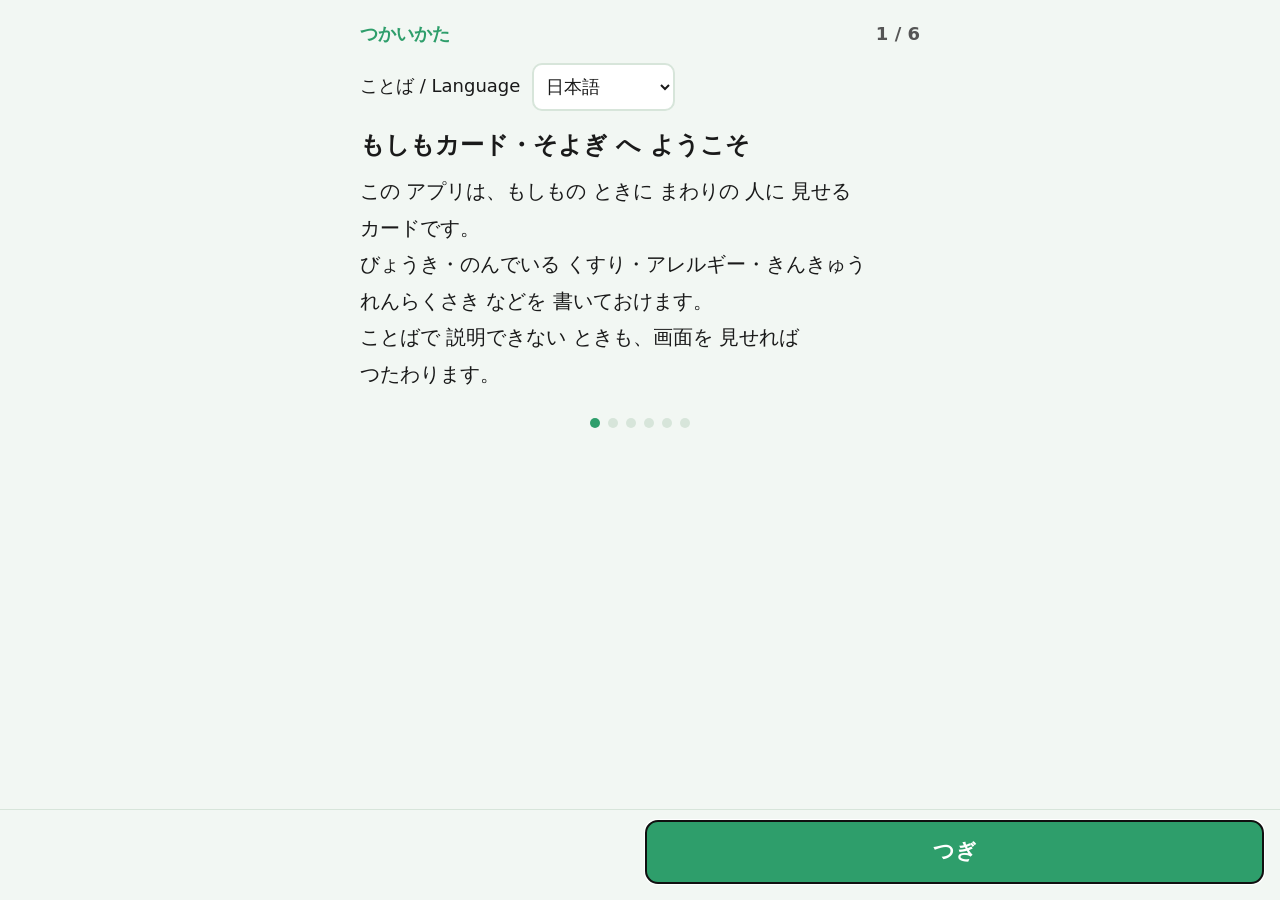
<file: index.html>
<!DOCTYPE html>
<html lang="ja">
<head>
<meta charset="UTF-8">
<meta name="viewport" content="width=device-width, initial-scale=1, viewport-fit=cover">
<meta name="description" content="もしもの時に見せる、緊急時の意思表示カード。びょうき・くすり・アレルギー・おねがいしたい配慮を端末の中だけに保存。無料・広告なし・オフラインOK。">
<meta name="theme-color" content="#2e9e6b">
<title>もしもカード・そよぎ</title>
<meta property="og:title" content="もしもカード・そよぎ">
<meta property="og:description" content="もしもの時は、これを見せてください。緊急時の意思表示カード。無料・広告なし・登録不要・オフラインOK。">
<meta property="og:type" content="website">
<meta property="og:url" content="https://moshimo-card-web.vercel.app/">
<meta property="og:image" content="https://moshimo-card-web.vercel.app/icons/fc-card-3x2.png">
<meta name="twitter:card" content="summary_large_image">
<!-- Farcaster Mini App 埋め込み（タイムラインで画像＋ボタン→タップで起動）🔴web側専用・Play側に入れない -->
<meta name="fc:miniapp" content='{"version":"1","imageUrl":"https://moshimo-card-web.vercel.app/icons/fc-card-3x2.png","button":{"title":"🆘 ひらく / Open","action":{"type":"launch_miniapp","name":"もしもカード・そよぎ","url":"https://moshimo-card-web.vercel.app/","splashImageUrl":"https://moshimo-card-web.vercel.app/icons/icon-512.png","splashBackgroundColor":"#2e9e6b"}}}' />
<!-- 旧クライアント/バリデータ互換の fc:frame 併記（中身同一） -->
<meta name="fc:frame" content='{"version":"1","imageUrl":"https://moshimo-card-web.vercel.app/icons/fc-card-3x2.png","button":{"title":"🆘 ひらく / Open","action":{"type":"launch_frame","name":"もしもカード・そよぎ","url":"https://moshimo-card-web.vercel.app/","splashImageUrl":"https://moshimo-card-web.vercel.app/icons/icon-512.png","splashBackgroundColor":"#2e9e6b"}}}' />
<link rel="manifest" href="manifest.json">
<link rel="icon" href="icons/icon-192.png">
<link rel="apple-touch-icon" href="icons/icon-192.png">
<link rel="stylesheet" href="style.css">
</head>
<body class="fs0">
<header id="hd">
  <div id="hd-title">もしもカード・そよぎ</div>
  <div id="lang-wrap">
    <span class="lang-globe" aria-hidden="true">🌐</span>
    <select id="set-lang" aria-label="Language 言語">
      <option value="ja">日本語</option>
      <option value="en">English</option>
      <option value="de">Deutsch</option>
      <option value="fr">Français</option>
      <option value="es">Español</option>
      <option value="it">Italiano</option>
      <option value="pt">Português</option>
      <option value="nl">Nederlands</option>
      <option value="sv">Svenska</option>
      <option value="ko">한국어</option>
      <option value="zh">简体中文</option>
      <option value="ar">العربية</option>
    </select>
  </div>
</header>

<main id="main">

  <!-- カード(ホーム) -->
  <section id="scr-home" class="screen">
    <p id="home-hint" class="tagline">もしもの時は、これを見せてください。</p>
    <button id="btn-show" class="show-btn">🆘 これを みせる</button>
    <div id="home-preview" class="preview"></div>
    <!-- バックアップの取り忘れをやさしく知らせる一行(閉じられる・端末の中の記録だけ・app.js bkRemindDue) -->
    <div id="bk-remind" class="bk-remind hidden">
      <p id="bk-remind-txt" class="bk-remind-txt"></p>
      <button id="bk-remind-close" class="bk-remind-close" type="button">×</button>
    </div>
  </section>

  <!-- かきこみ(10項目・SPEC_V1) -->
  <section id="scr-edit" class="screen hidden">
    <p id="edit-hint" class="edit-hint">ぜんぶ 書かなくても だいじょうぶです。ひつような ところだけ 書いてください。</p>
    <label id="lbl-name" for="fld-name">なまえ</label>
    <textarea id="fld-name" rows="1"></textarea>

    <label id="lbl-blood" for="fld-blood">血液型</label>
    <textarea id="fld-blood" rows="1"></textarea>

    <label id="lbl-cond" for="fld-cond">びょうき・しょうがい</label>
    <textarea id="fld-cond" rows="2"></textarea>

    <label id="lbl-meds" for="fld-meds">のんでいる くすり</label>
    <textarea id="fld-meds" rows="2"></textarea>

    <label id="lbl-allergy" for="fld-allergy">アレルギー</label>
    <textarea id="fld-allergy" rows="2"></textarea>

    <label id="lbl-doctor" for="fld-doctor">かかりつけ(びょういん・くすりや)</label>
    <textarea id="fld-doctor" rows="2"></textarea>

    <label id="lbl-trouble" for="fld-trouble">にがてなこと・こまること</label>
    <textarea id="fld-trouble" rows="2"></textarea>

    <label id="lbl-request" for="fld-request">おねがいしたい こと</label>
    <textarea id="fld-request" rows="2"></textarea>

    <label id="lbl-contact" for="fld-contact">きんきゅう れんらくさき</label>
    <textarea id="fld-contact" rows="2"></textarea>
    <p id="hint-contact" class="field-hint"></p>

    <label id="lbl-free" for="fld-free">じゆうに かくところ</label>
    <textarea id="fld-free" rows="3"></textarea>

    <button id="btn-save" class="save-btn">ほぞんする</button>
  </section>

  <!-- せってい -->
  <section id="scr-set" class="screen hidden">
    <h2 id="set-h-normal" class="sec-h">ふだんの せってい</h2>
    <div class="set-row"><span id="lbl-fs">もじの大きさ</span><button id="btn-fs" class="set-btn"></button></div>
    <div class="set-row"><span id="lbl-theme">いろ</span><button id="btn-theme" class="set-btn"></button></div>
    <div class="set-row"><span id="lbl-bgm">BGM</span><button id="btn-bgm" class="set-btn"></button></div>
    <div class="set-row"><span id="lbl-sound">タップ音</span><button id="btn-sound" class="set-btn"></button></div>
    <!-- はじめての つかいかた を もう一度(app.js openGuide・2026-09-30) -->
    <div id="set-guide-row" class="set-row"><span id="lbl-guide">つかいかた</span><button id="btn-guide" class="set-btn">もういちど 見る</button></div>

    <h2 id="set-h-show" class="sec-h">みせるときの せってい</h2>
    <div class="set-row"><span id="lbl-fx">めだちかた</span><button id="btn-fx" class="set-btn"></button></div>
    <div class="set-row"><span id="lbl-order">ならびじゅん</span><button id="btn-order" class="set-btn"></button></div>
    <div class="set-row"><span id="lbl-alert">おと</span><button id="btn-alert" class="set-btn"></button></div>
    <div class="set-row"><span id="lbl-vol">おとの おおきさ</span><button id="btn-vol" class="set-btn"></button></div>
    <p id="boom-hint" class="hint hidden">爆音は 災害の ときに とおくの 人に 気づいてもらう ための おとです。みみの ちかくで ならさないで ください。スマホ本体の 音量も 大きくしてください。</p>

    <h2 id="set-h-backup" class="sec-h">きしゅへんこう(バックアップ)</h2>
    <p id="bk-hint" class="hint">あたらしい スマホに うつるときは、「かきだす」で ファイルを ほぞんして、あたらしい スマホで「よみこむ」を おしてください。</p>
    <div class="bk-row">
      <button id="bk-export" class="set-btn">かきだす</button>
      <button id="bk-import" class="set-btn">よみこむ</button>
    </div>
    <input id="bk-file" type="file" accept="application/json,.json" class="hidden">
    <!-- 紙に印刷(A6 1枚)。Web版だけ(Play版は app.js が隠したまま・2026-11-11) -->
    <div id="print-row" class="bk-row print-row hidden">
      <button id="btn-print" class="set-btn" type="button">紙に いんさつ(A6)</button>
    </div>

    <p id="paper-note" class="hint">お住まいの ちいきの 紙のヘルプカード・ヘルプマークと あわせて つかえます。</p>
    <p class="credit"><a id="link-privacy" href="privacy.html">プライバシーポリシー</a></p>
    <p class="credit"><a id="about-credit" href="https://soudansoyogi.com/" target="_blank" rel="noopener">アプリ開発：介護と支援の相談どころ そよぎ</a></p>
    <p id="about-ver" class="credit"></p>
  </section>

</main>

<!-- みせる(全画面オーバーレイ) -->
<section id="scr-show" class="show-overlay hidden">
  <div id="show-rotate">
    <div id="show-ctrl">
      <button id="show-rot" class="ctrl-btn">⟳ よこむき</button>
      <button id="show-sound" class="ctrl-btn">🔔 おとを ならす</button>
    </div>
    <div id="show-head" class="show-head"></div>
    <div id="show-list"></div>
    <!-- 119 に電話(いつも出す・確認の一手間つき・声が出せない人向けの案内つき・2026-11-11) -->
    <div id="show-119" class="show-119">
      <button id="s119-btn" class="s119-btn" type="button">📞 119に 電話する</button>
      <div id="s119-ask" class="s119-ask hidden">
        <p id="s119-q" class="s119-q"></p>
        <div class="s119-row">
          <a id="s119-go" class="call-btn s119-go wait" aria-disabled="true" role="button"></a>
          <button id="s119-cancel" class="ctrl-btn s119-cancel" type="button"></button>
        </div>
      </div>
      <p id="s119-net" class="s119-net"></p>
    </div>
    <button id="show-close" class="close-btn">とじる</button>
  </div>
</section>

<nav id="tabbar">
  <button id="tab-card" class="tab active">カード</button>
  <button id="tab-edit" class="tab">かきこみ</button>
  <button id="tab-set" class="tab">せってい</button>
</nav>

<div id="toast" class="toast" role="status" aria-live="polite"></div>

<!-- 印刷用の紙(画面には出ない。app.js が中身を作って window.print) -->
<div id="print-sheet" aria-hidden="true"></div>

<script src="audio.js"></script>
<script src="tap.js"></script>
<script src="i18n.js"></script>
<script src="app.js"></script>
<!-- Farcaster Mini App SDK：読込完了を通知しスプラッシュを閉じる（Farcaster外/オフラインでは無害にスキップ）🔴web側専用 -->
<script type="module">
  /* Farcaster の中(iframe / アプリの WebView)で開いたときだけ SDK を読む。ふつうのブラウザ・PWA では外へつながない */
  if ((window.self !== window.top) || window.ReactNativeWebView) {
    try {
      const { sdk } = await import("https://esm.sh/@farcaster/miniapp-sdk");
      await sdk.actions.ready();
    } catch (e) { /* Farcaster外では何もしない */ }
  }
</script>
</body>
</html>
</file>
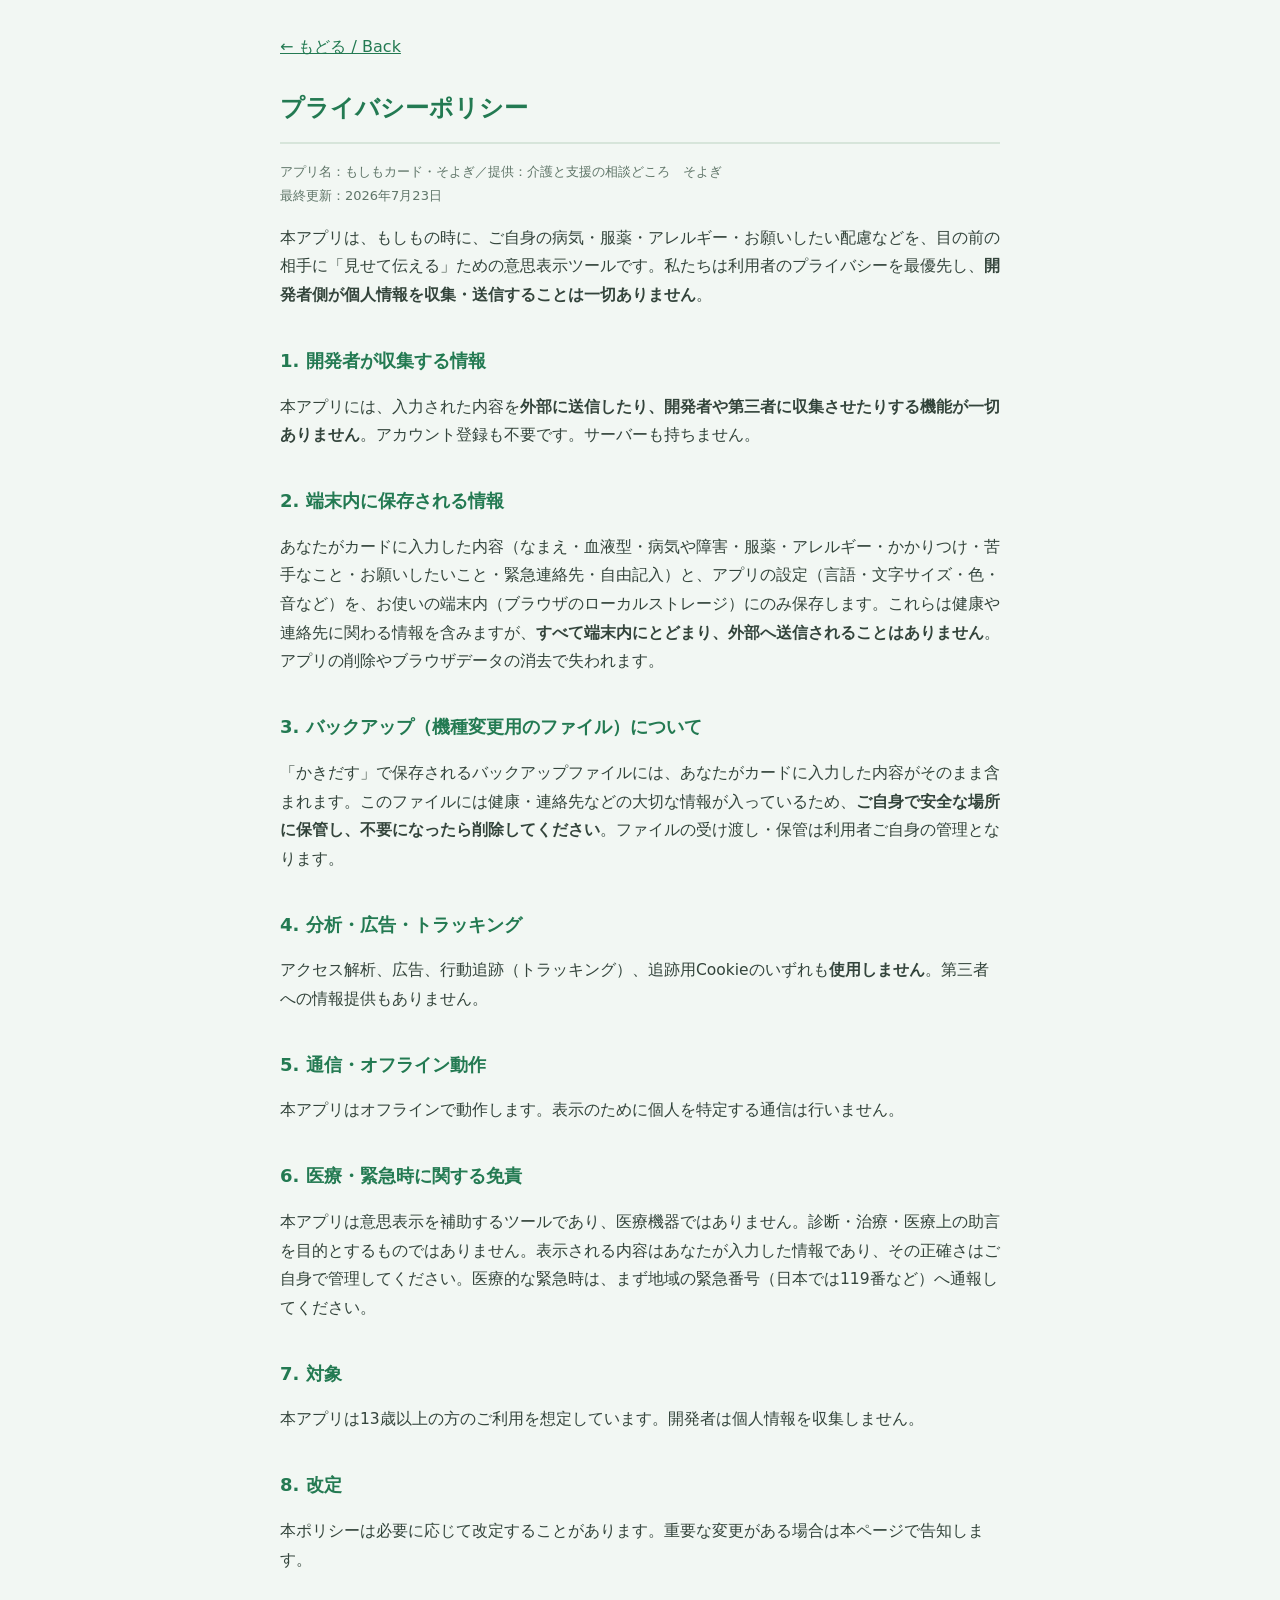
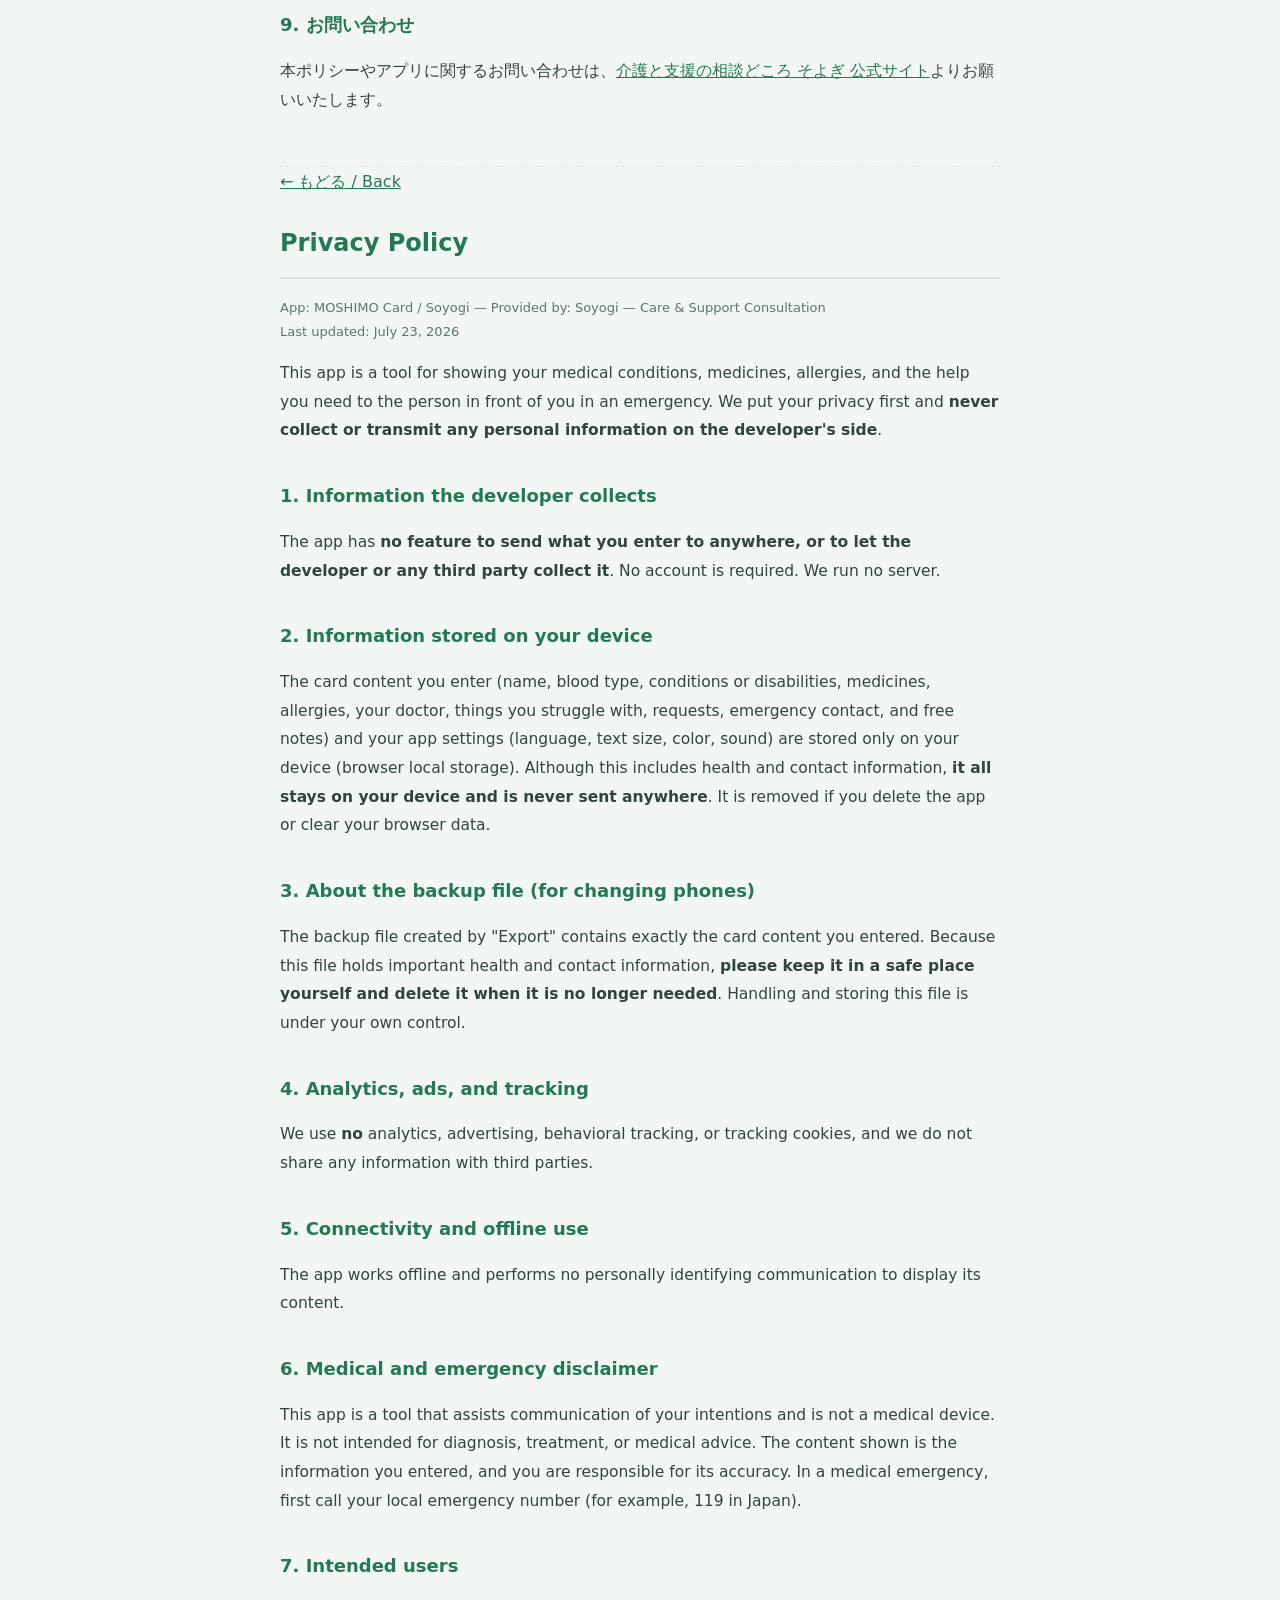
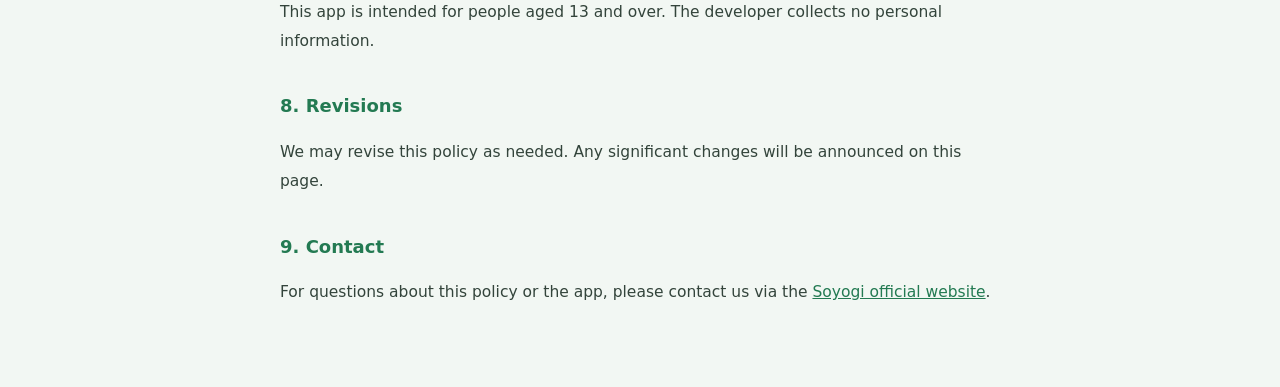
<file: privacy.html>
<!DOCTYPE html>
<html lang="ja">
<head>
<meta charset="UTF-8">
<meta name="viewport" content="width=device-width, initial-scale=1.0">
<meta name="theme-color" content="#2e9e6b">
<title>プライバシーポリシー｜もしもカード・そよぎ</title>
<style>
  :root{ --brand:#237a52; --ink:#33443b; --soft:#5f7568; --line:#d7e5da; --bg:#f2f7f3; }
  *{box-sizing:border-box;}
  body{ margin:0; background:var(--bg); color:var(--ink);
    font-family:"Hiragino Kaku Gothic ProN","Yu Gothic UI","Noto Sans JP","Segoe UI",system-ui,sans-serif;
    line-height:1.85; }
  main{ max-width:760px; margin:0 auto; padding:32px 20px 64px; }
  h1{ font-size:24px; color:var(--brand); border-bottom:2px solid var(--line); padding-bottom:12px; }
  h2{ font-size:18px; color:var(--brand); margin-top:34px; }
  p,li{ font-size:15.5px; }
  ul{ padding-left:22px; }
  .meta{ color:var(--soft); font-size:13px; }
  .back{ display:inline-block; margin-bottom:8px; color:var(--brand); }
  .lang-sep{ margin:52px 0 0; border:0; border-top:1px dashed var(--line); }
  a{ color:var(--brand); }
</style>
</head>
<body>
<main>
  <a class="back" href="./">← もどる / Back</a>
  <h1>プライバシーポリシー</h1>
  <p class="meta">アプリ名：もしもカード・そよぎ／提供：介護と支援の相談どころ　そよぎ<br>最終更新：2026年7月23日</p>

  <p>本アプリは、もしもの時に、ご自身の病気・服薬・アレルギー・お願いしたい配慮などを、目の前の相手に「見せて伝える」ための意思表示ツールです。私たちは利用者のプライバシーを最優先し、<strong>開発者側が個人情報を収集・送信することは一切ありません</strong>。</p>

  <h2>1. 開発者が収集する情報</h2>
  <p>本アプリには、入力された内容を<strong>外部に送信したり、開発者や第三者に収集させたりする機能が一切ありません</strong>。アカウント登録も不要です。サーバーも持ちません。</p>

  <h2>2. 端末内に保存される情報</h2>
  <p>あなたがカードに入力した内容（なまえ・血液型・病気や障害・服薬・アレルギー・かかりつけ・苦手なこと・お願いしたいこと・緊急連絡先・自由記入）と、アプリの設定（言語・文字サイズ・色・音など）を、お使いの端末内（ブラウザのローカルストレージ）にのみ保存します。これらは健康や連絡先に関わる情報を含みますが、<strong>すべて端末内にとどまり、外部へ送信されることはありません</strong>。アプリの削除やブラウザデータの消去で失われます。</p>

  <h2>3. バックアップ（機種変更用のファイル）について</h2>
  <p>「かきだす」で保存されるバックアップファイルには、あなたがカードに入力した内容がそのまま含まれます。このファイルには健康・連絡先などの大切な情報が入っているため、<strong>ご自身で安全な場所に保管し、不要になったら削除してください</strong>。ファイルの受け渡し・保管は利用者ご自身の管理となります。</p>

  <h2>4. 分析・広告・トラッキング</h2>
  <p>アクセス解析、広告、行動追跡（トラッキング）、追跡用Cookieのいずれも<strong>使用しません</strong>。第三者への情報提供もありません。</p>

  <h2>5. 通信・オフライン動作</h2>
  <p>本アプリはオフラインで動作します。表示のために個人を特定する通信は行いません。</p>

  <h2>6. 医療・緊急時に関する免責</h2>
  <p>本アプリは意思表示を補助するツールであり、医療機器ではありません。診断・治療・医療上の助言を目的とするものではありません。表示される内容はあなたが入力した情報であり、その正確さはご自身で管理してください。医療的な緊急時は、まず地域の緊急番号（日本では119番など）へ通報してください。</p>

  <h2>7. 対象</h2>
  <p>本アプリは13歳以上の方のご利用を想定しています。開発者は個人情報を収集しません。</p>

  <h2>8. 改定</h2>
  <p>本ポリシーは必要に応じて改定することがあります。重要な変更がある場合は本ページで告知します。</p>

  <h2>9. お問い合わせ</h2>
  <p>本ポリシーやアプリに関するお問い合わせは、<a href="https://soudansoyogi.com/" target="_blank" rel="noopener noreferrer">介護と支援の相談どころ そよぎ 公式サイト</a>よりお願いいたします。</p>

  <hr class="lang-sep">

  <a class="back" href="./">← もどる / Back</a>
  <h1>Privacy Policy</h1>
  <p class="meta">App: MOSHIMO Card / Soyogi — Provided by: Soyogi — Care &amp; Support Consultation<br>Last updated: July 23, 2026</p>

  <p>This app is a tool for showing your medical conditions, medicines, allergies, and the help you need to the person in front of you in an emergency. We put your privacy first and <strong>never collect or transmit any personal information on the developer's side</strong>.</p>

  <h2>1. Information the developer collects</h2>
  <p>The app has <strong>no feature to send what you enter to anywhere, or to let the developer or any third party collect it</strong>. No account is required. We run no server.</p>

  <h2>2. Information stored on your device</h2>
  <p>The card content you enter (name, blood type, conditions or disabilities, medicines, allergies, your doctor, things you struggle with, requests, emergency contact, and free notes) and your app settings (language, text size, color, sound) are stored only on your device (browser local storage). Although this includes health and contact information, <strong>it all stays on your device and is never sent anywhere</strong>. It is removed if you delete the app or clear your browser data.</p>

  <h2>3. About the backup file (for changing phones)</h2>
  <p>The backup file created by "Export" contains exactly the card content you entered. Because this file holds important health and contact information, <strong>please keep it in a safe place yourself and delete it when it is no longer needed</strong>. Handling and storing this file is under your own control.</p>

  <h2>4. Analytics, ads, and tracking</h2>
  <p>We use <strong>no</strong> analytics, advertising, behavioral tracking, or tracking cookies, and we do not share any information with third parties.</p>

  <h2>5. Connectivity and offline use</h2>
  <p>The app works offline and performs no personally identifying communication to display its content.</p>

  <h2>6. Medical and emergency disclaimer</h2>
  <p>This app is a tool that assists communication of your intentions and is not a medical device. It is not intended for diagnosis, treatment, or medical advice. The content shown is the information you entered, and you are responsible for its accuracy. In a medical emergency, first call your local emergency number (for example, 119 in Japan).</p>

  <h2>7. Intended users</h2>
  <p>This app is intended for people aged 13 and over. The developer collects no personal information.</p>

  <h2>8. Revisions</h2>
  <p>We may revise this policy as needed. Any significant changes will be announced on this page.</p>

  <h2>9. Contact</h2>
  <p>For questions about this policy or the app, please contact us via the <a href="https://soudansoyogi.com/" target="_blank" rel="noopener noreferrer">Soyogi official website</a>.</p>
</main>
</body>
</html>
</file>
<file: style.css>
/* もしもカード・そよぎ スタイル(SPEC_V1)
   ・そよぎブランド4色(明るい緑/水色/白/黒) = 4テーマ(body data-theme)
   ・みせる画面はテーマに関わらず常に白地+黒でか文字(緊急時の読みやすさ最優先)。
     はんてん(.fx-invert)だけが黒地白文字にする
   ・てんめつ(.fx-blink)は光過敏に配慮して約0.8Hzの枠の明滅のみ(全画面ストロボ禁止)
   ・シニア/要配慮者向け: でか文字・大ボタン・.pressing の沈み込み(tap.js連動) */
:root{
  --brand:#2e9e6b;
  --bg:#f2f7f3;
  --ink:#1a1a1a;
  --card:#ffffff;
  --alert:#d43f3f;
  --line:#d7e5da;
  --sub:#555;
  /* 下タブの高さ。app.js が実測値で上書きする(文字の大きさ・言語・端末の下部インセットで変わるため)。
     ここの値はJSが動く前のフォールバック(84px + ナビゲーションバー/ジェスチャーバーの分) */
  --tabbar-h:calc(84px + env(safe-area-inset-bottom));
}
body[data-theme="aqua"]{
  --brand:#2b8fb5; --bg:#eff7fa; --line:#cfe5ee;
}
body[data-theme="white"]{
  --brand:#3d8a63; --bg:#ffffff; --card:#f7f9f8; --line:#e2e6e4;
}
body[data-theme="dark"]{
  --brand:#43c08a; --bg:#191d1b; --card:#242a27; --ink:#f2f2f2;
  --line:#3a423e; --sub:#b5bdb8;
}

*{ box-sizing:border-box; -webkit-tap-highlight-color:transparent; }
html,body{ margin:0; }
body{
  font-family:"Hiragino Sans","Yu Gothic UI","Noto Sans JP",system-ui,sans-serif;
  background:var(--bg); color:var(--ink);
  /* 下タブに隠れないよう「CSSだけで安全な下限」と「実測値+10px」の大きい方を採る。
     JSの計測が遅れても・小さく出ても、下限を割らない */
  padding-bottom:max(calc(84px + env(safe-area-inset-bottom)), calc(var(--tabbar-h) + 10px));
  line-height:1.6;
}
/* 文字サイズ3段階(せっていで切替・body class) */
body.fs0{ font-size:18px; }
body.fs1{ font-size:21px; }
body.fs2{ font-size:25px; }

header#hd{
  background:var(--brand); color:#fff;
  /* 帯が薄すぎて実機で押しにくい対策=縦幅を約2倍に(2026-07-26)。
     上はステータスバー(時計・電池)の分だけ下げる=その高さ分だけ帯も伸ばす */
  min-height:calc(120px + env(safe-area-inset-top));
  padding:calc(24px + env(safe-area-inset-top)) max(16px, env(safe-area-inset-right))
          24px max(16px, env(safe-area-inset-left));
  font-weight:700; font-size:1.05em;
  display:flex; align-items:center; justify-content:space-between; gap:10px;
}
#hd-title{ overflow:hidden; text-overflow:ellipsis; white-space:nowrap; }
#lang-wrap{ display:flex; align-items:center; gap:4px; flex-shrink:0; }
.lang-globe{ font-size:1.15em; }
#hd #set-lang{
  min-height:48px; font-size:.95em; font-family:inherit;   /* 指で押しやすいよう余裕を持たせる */
  border:none; border-radius:8px; padding:2px 6px;
  background:#fff; color:var(--ink);
}
/* 横は画面の丸みやノッチ(横向き時)に食われないよう最低16px確保 */
#main{
  padding:16px max(16px, env(safe-area-inset-right)) 16px max(16px, env(safe-area-inset-left));
  max-width:640px; margin:0 auto;
}

.screen.hidden, .hidden{ display:none; }

.tagline{ font-weight:700; margin:4px 0 14px; }

/* ホームの大ボタン(緊急時に迷わない・画面の約半分を占める=2026-07-23監修。
   空欄をボタンに使い切る。押しやすいに越したことない) */
.show-btn{
  display:block; width:100%;
  min-height:50vh;
  min-height:50dvh;   /* URLバーの伸縮があるモバイルでは実表示高さ基準(対応ブラウザのみ上書き) */
  font-size:1.8em; font-weight:800; font-family:inherit; line-height:1.4;
  background:var(--card); color:var(--ink);
  border:7px solid var(--alert); border-radius:22px;
  padding:14px;
}
.preview{ margin-top:14px; color:var(--sub); }

/* かきこみ */
label{ display:block; font-weight:700; margin:14px 0 4px; }
textarea{
  width:100%; font-size:1em; font-family:inherit;
  padding:10px; border:2px solid var(--line); border-radius:10px;
  background:var(--card); color:var(--ink); resize:vertical;
}
.save-btn{
  width:100%; min-height:64px; margin-top:16px;
  background:var(--brand); color:#fff; border:none; border-radius:12px;
  font-size:1.2em; font-weight:700; font-family:inherit;
}

/* せってい */
.sec-h{ font-size:1.05em; margin:26px 0 6px; }
.set-row{
  display:flex; justify-content:space-between; align-items:center;
  min-height:56px; gap:12px; border-bottom:1px solid var(--line);
}
.set-btn{
  min-width:120px; min-height:48px; font-size:1em; font-family:inherit;
  border:2px solid var(--brand); background:var(--card); color:var(--ink);
  border-radius:10px;
}
select{ min-height:48px; font-size:1em; font-family:inherit; }
.hint{ color:var(--sub); font-size:.92em; }
.edit-hint{
  background:var(--card); border:1.5px solid var(--brand); border-radius:10px;
  padding:10px 12px; color:var(--ink); font-size:.95em; margin:0 0 6px;
}
/* みせる画面の発信ボタン(テーマに依存せず固定の緑・大きくタップしやすく) */
.call-btn{
  display:block; margin-top:10px; min-height:64px; line-height:64px;
  background:#2e9e6b; color:#fff; text-align:center;
  font-size:1.3em; font-weight:800; border-radius:12px; text-decoration:none;
}
/* 番号を添えた発信ボタン: 文言(いまのまま)の下に番号。長い番号でも折り返して重ならない */
.call-btn.has-num{ line-height:1.3; padding:10px 8px; box-sizing:border-box; }
.call-btn .call-lab, .call-btn .call-num{ display:block; }
.call-btn .call-num{ font-size:.85em; font-weight:700; letter-spacing:.02em; word-break:break-all; }
.bk-row{ display:flex; gap:12px; }
.bk-row .set-btn{ flex:1; }
input[type="file"].hidden{ display:none; }
.credit{ color:var(--sub); margin-top:20px; text-align:center; }
.credit a{
  color:var(--brand); text-decoration:underline;
  display:inline-block; padding:8px 4px;   /* タップしやすい余白 */
}

/* タブバー */
#tabbar{
  position:fixed; left:0; right:0; bottom:0; display:flex;
  background:var(--card); border-top:2px solid var(--line);
  /* 下=ナビゲーションバー/ジェスチャーバー、横=横向き時のノッチを避ける */
  padding-bottom:env(safe-area-inset-bottom);
  padding-left:env(safe-area-inset-left);
  padding-right:env(safe-area-inset-right);
}
.tab{
  flex:1; min-height:64px; border:none; background:none;
  font-size:1em; font-weight:700; font-family:inherit; color:var(--sub);
  border-top:4px solid transparent;
}
.tab.active{ color:var(--brand); border-top-color:var(--brand); }

/* tap.js の押下フィードバック */
.pressing{ transform:scale(.97); filter:brightness(.92); }

/* ======== みせる(全画面・でか文字) ========
   テーマに関わらず白地+黒文字。.fx-invert だけ黒地白文字 */
.show-overlay{
  position:fixed; inset:0; background:#fff; color:#1a1a1a; z-index:50;
  overflow-y:auto;
}
/* 全画面オーバーレイの中身。上はステータスバー、下は「とじる」ボタン+ナビゲーションバーの分を空ける */
#show-rotate{
  min-height:100%;
  padding:calc(20px + env(safe-area-inset-top)) max(16px, env(safe-area-inset-right))
          calc(120px + env(safe-area-inset-bottom)) max(16px, env(safe-area-inset-left));
}

#show-ctrl{ display:flex; gap:10px; margin-bottom:14px; }
.ctrl-btn{
  min-height:48px; padding:0 14px; font-size:.95em; font-family:inherit;
  border:2px solid #bbb; background:#f4f4f4; color:#333; border-radius:10px;
}

.show-head{
  font-size:1.3em; font-weight:800; color:var(--alert);
  border:3px solid var(--alert); border-radius:12px;
  padding:12px; text-align:center;
}
.show-block{ margin-top:18px; }
.show-label{ font-size:.9em; color:#555; font-weight:700; }
.show-value{
  font-size:1.9em; font-weight:800; line-height:1.35;
  background:#f2f7f3; border-radius:10px; padding:10px 12px;
  overflow-wrap:anywhere;
}
.show-empty{ margin-top:24px; font-size:1.2em; text-align:center; color:#555; }
/* 日本語以外のとき、見出しの下に添える日本語の見出し(app.js addShowHeadJa・2026-10-30) */
.show-head-ja{ display:block; margin-top:6px; font-size:.85em; }
/* このカードを書いた日(いちばん下に小さく) */
.show-written{ margin-top:22px; font-size:.85em; color:#555; text-align:center; }
/* 緊急時に必ず押せるボタン。ナビゲーションバーに食い込ませない */
.close-btn{
  position:fixed; min-height:64px;
  bottom:calc(16px + env(safe-area-inset-bottom));
  left:max(16px, env(safe-area-inset-left));
  right:max(16px, env(safe-area-inset-right));
  background:var(--brand); color:#fff; border:none; border-radius:12px;
  font-size:1.2em; font-weight:700; font-family:inherit; z-index:51;
}

/* はんてん(白黒反転) */
.show-overlay.fx-invert{ background:#000; color:#fff; }
.fx-invert .show-value{ background:#161616; color:#fff; }
.fx-invert .show-label{ color:#ccc; }
.fx-invert .show-empty{ color:#ccc; }
.fx-invert .show-written{ color:#ccc; }
.fx-invert .show-head{ color:#ff5c5c; border-color:#ff5c5c; }
.fx-invert .ctrl-btn{ background:#222; color:#eee; border-color:#555; }

/* てんめつ(約0.8Hzの枠の明滅・全画面ストロボにしない) */
.show-overlay.fx-blink{ animation: blinkframe 1.2s ease-in-out infinite; }
@keyframes blinkframe{
  0%,100%{ box-shadow: inset 0 0 0 6px rgba(212,63,63,.25); }
  50%    { box-shadow: inset 0 0 0 16px rgba(212,63,63,.95); }
}

/* よこむき(90度回転・OSの画面回転に頼らない) */
#scr-show.landscape{ overflow:hidden; }
#scr-show.landscape #show-rotate{
  position:absolute; top:0; left:0;
  width:100vh; height:100vw;
  /* 🔴 min-height:100vw が要る。基底の min-height:100% は親(=画面の高さ)を指すので、
     打ち消さないと箱が812px高のまま回り、見出しと「よこむき解除」が画面外へ飛ぶ */
  min-height:100vw;
  /* 🔴 translateY は -100vh ではなく -100%(=回転後の自分の高さ)。箱の実寸に追従させる */
  transform: rotate(90deg) translateY(-100%);
  transform-origin: top left;
  overflow-y:auto;
  /* 90度回すと端末のバーの向きも入れ替わる:
     画面の上(ステータスバー)= この箱の左辺 / 画面の下(ナビゲーションバー)= この箱の右辺 */
  padding:20px calc(16px + env(safe-area-inset-bottom))
          20px calc(16px + env(safe-area-inset-top));
}
#scr-show.landscape .close-btn{
  position:static; display:block; width:100%; margin-top:20px;
}

/* トースト */
.toast{
  position:fixed; left:50%; transform:translateX(-50%);
  bottom:max(calc(96px + env(safe-area-inset-bottom)), calc(var(--tabbar-h) + 12px));
  background:#333; color:#fff; padding:10px 18px; border-radius:999px;
  opacity:0; transition:opacity .25s; pointer-events:none; z-index:60;
  max-width:88%;
}
.toast.show{ opacity:1; }

/* ======== はじめての つかいかた(app.js openGuide・2026-09-30) ========
   全画面(ヘッダー・下のタブより上)。🆘 の「みせる」(z-index 50)と トースト(60)より下 = 案内の上から カードを見せられる。
   ボタンは下に固定した帯(地の色つき=長いページでも本文が透けない)。案内の下の余白は帯より高くして、最後の行が帯に隠れない */
.guide-ov{
  position:fixed; inset:0; z-index:40; background:var(--bg); color:var(--ink);
  overflow-y:auto; -webkit-overflow-scrolling:touch;
  padding:calc(20px + env(safe-area-inset-top)) max(16px, env(safe-area-inset-right))
          calc(128px + env(safe-area-inset-bottom)) max(16px, env(safe-area-inset-left));
}
.guide-box{ width:min(100%, 560px); margin:0 auto; }
.guide-top{ display:flex; justify-content:space-between; align-items:baseline; gap:12px; }
.guide-title{ margin:0; font-weight:800; color:var(--brand); }
.guide-step{ margin:0; color:var(--sub); font-weight:700; white-space:nowrap; unicode-bidi:isolate; }   /* 向きは app.js が dir で決める(ar で「6 / 1」にしない) */
.guide-sos{
  display:block; width:100%; min-height:56px; margin:14px 0 0; padding:6px 12px;
  font-size:1.1em; font-weight:800; font-family:inherit; line-height:1.3;
  background:var(--card); color:var(--ink); border:5px solid var(--alert); border-radius:16px;
}
.guide-lang{ display:flex; align-items:center; flex-wrap:wrap; gap:8px 12px; margin:14px 0 0; }
.guide-lang select{ min-height:48px; font-size:1em; font-family:inherit; border:2px solid var(--line); border-radius:10px; background:var(--card); color:var(--ink); padding:2px 8px; }
.guide-h{ font-size:1.35em; line-height:1.45; margin:16px 0 12px; word-break:keep-all; overflow-wrap:anywhere; }
.guide-p{ font-size:1.1em; line-height:1.85; margin:0; white-space:pre-line; word-break:keep-all; overflow-wrap:anywhere; }
html[lang="zh"] .guide-h, html[lang="zh"] .guide-p{ word-break:normal; }   /* 中国語は字の間で折る(keep-all だと句読点まで折れない) */
.guide-dots{ display:flex; justify-content:center; flex-wrap:wrap; gap:8px; margin:24px 0 0; }
.guide-dot{ width:10px; height:10px; border-radius:50%; background:var(--line); }
.guide-dot.on{ background:var(--brand); }
.guide-row{
  position:fixed; z-index:41; display:flex; gap:10px; left:0; right:0; bottom:0;
  padding:10px max(16px, env(safe-area-inset-right)) calc(16px + env(safe-area-inset-bottom)) max(16px, env(safe-area-inset-left));
  background:var(--bg); border-top:1px solid var(--line);
}
.guide-btn{
  flex:1 1 0; min-width:0; min-height:64px; padding:4px 10px;
  font-size:min(1.15em, 6vw); font-weight:700; font-family:inherit; line-height:1.25; overflow-wrap:anywhere;   /* 幅360px・文字とても大きい でも「Commencer」などが切れない */
  border:2px solid var(--brand); border-radius:12px; background:var(--card); color:var(--ink);
}
.guide-btn.guide-next{ background:var(--brand); color:#fff; }

/* ======== 2026-11-11 の追加 ======== */
/* かきこみ: 緊急連絡先の入力欄の下に小さく出す書き方の案内 */
.field-hint{ margin:4px 0 0; color:var(--sub); font-size:.88em; line-height:1.5; }
.field-hint:empty{ display:none; }

/* ホーム: バックアップの取り忘れの一行(閉じられる) */
.bk-remind{
  display:flex; align-items:flex-start; gap:6px; margin-top:14px; padding:6px 6px 6px 12px;
  border:1.5px solid var(--line); border-radius:10px; background:var(--card); color:var(--sub); font-size:.9em;
}
.bk-remind.hidden{ display:none; }
.bk-remind-txt{ flex:1; margin:6px 0; line-height:1.5; }
.bk-remind-close{
  flex:none; min-width:48px; min-height:48px; font-size:1.3em; font-family:inherit;
  border:none; background:none; color:var(--sub);
}

/* みせる画面: 119 に電話(カードの下・いつも出す) */
.show-119{ margin-top:26px; padding-top:18px; border-top:2px dashed #bbb; }
.s119-btn{
  display:block; width:100%; min-height:64px; padding:8px 10px; font-size:1.15em; font-weight:800; font-family:inherit;
  background:#fff; color:#a02222; border:3px solid var(--alert); border-radius:12px; line-height:1.35;
}
.s119-ask{ margin-top:12px; padding:12px; border:2px solid var(--alert); border-radius:12px; }
.s119-ask.hidden{ display:none; }
.s119-q{ margin:0 0 10px; font-weight:800; font-size:1.1em; line-height:1.4; }
.s119-row{ display:flex; gap:10px; flex-wrap:wrap; align-items:stretch; }
.s119-go{
  flex:2 1 160px; margin-top:0; background:#d43f3f; line-height:1.3; padding:10px 8px;
  display:flex; align-items:center; justify-content:center;
}
.s119-go.wait{ opacity:.45; pointer-events:none; }   /* 出した直後は押せない(href も無い) */
.s119-cancel{ flex:1 1 90px; min-height:64px; font-size:1em; }
.s119-net{ margin:12px 0 0; font-size:.95em; color:#444; line-height:1.5; }
.fx-invert .s119-btn{ background:#000; color:#ff8a8a; border-color:#ff5c5c; }
.fx-invert .s119-ask{ border-color:#ff5c5c; }
.fx-invert .s119-net{ color:#ccc; }

/* せってい: 紙に印刷(Web版だけ。app.js が出す) */
.print-row{ margin-top:12px; }
.print-row.hidden{ display:none; }

/* 印刷用の紙(画面には出さない)。A6 1枚に、書いた量で文字の大きさを4段に変えて収める */
#print-sheet{ display:none; }
@media print{
  @page{ size:A6 portrait; margin:6mm; }
  html,body{ background:#fff !important; color:#000 !important; padding:0 !important; margin:0 !important; }
  body > *:not(#print-sheet){ display:none !important; }
  #print-sheet{ display:block !important; font-family:"Hiragino Sans","Yu Gothic UI","Noto Sans JP",system-ui,sans-serif; color:#000; background:#fff; }
  #print-sheet .ps-head{ font-weight:800; font-size:1.25em; border-bottom:1.5pt solid #000; padding-bottom:1mm; }
  #print-sheet .ps-sub{ font-weight:700; margin:1.5mm 0 2mm; }
  #print-sheet .ps-block{ margin-top:1.8mm; break-inside:avoid; }
  #print-sheet .ps-label{ font-size:.8em; font-weight:700; }
  #print-sheet .ps-value{ white-space:pre-wrap; overflow-wrap:anywhere; font-weight:700; border:.5pt solid #000; padding:.8mm 1.4mm; }
  #print-sheet .ps-written{ margin-top:2.5mm; font-size:.8em; text-align:right; }
  #print-sheet.ps-s0{ font-size:11pt; line-height:1.4; }
  #print-sheet.ps-s1{ font-size:9pt; line-height:1.35; }
  #print-sheet.ps-s2{ font-size:7.5pt; line-height:1.3; }
  #print-sheet.ps-s3{ font-size:6.5pt; line-height:1.25; }
}
</file>
